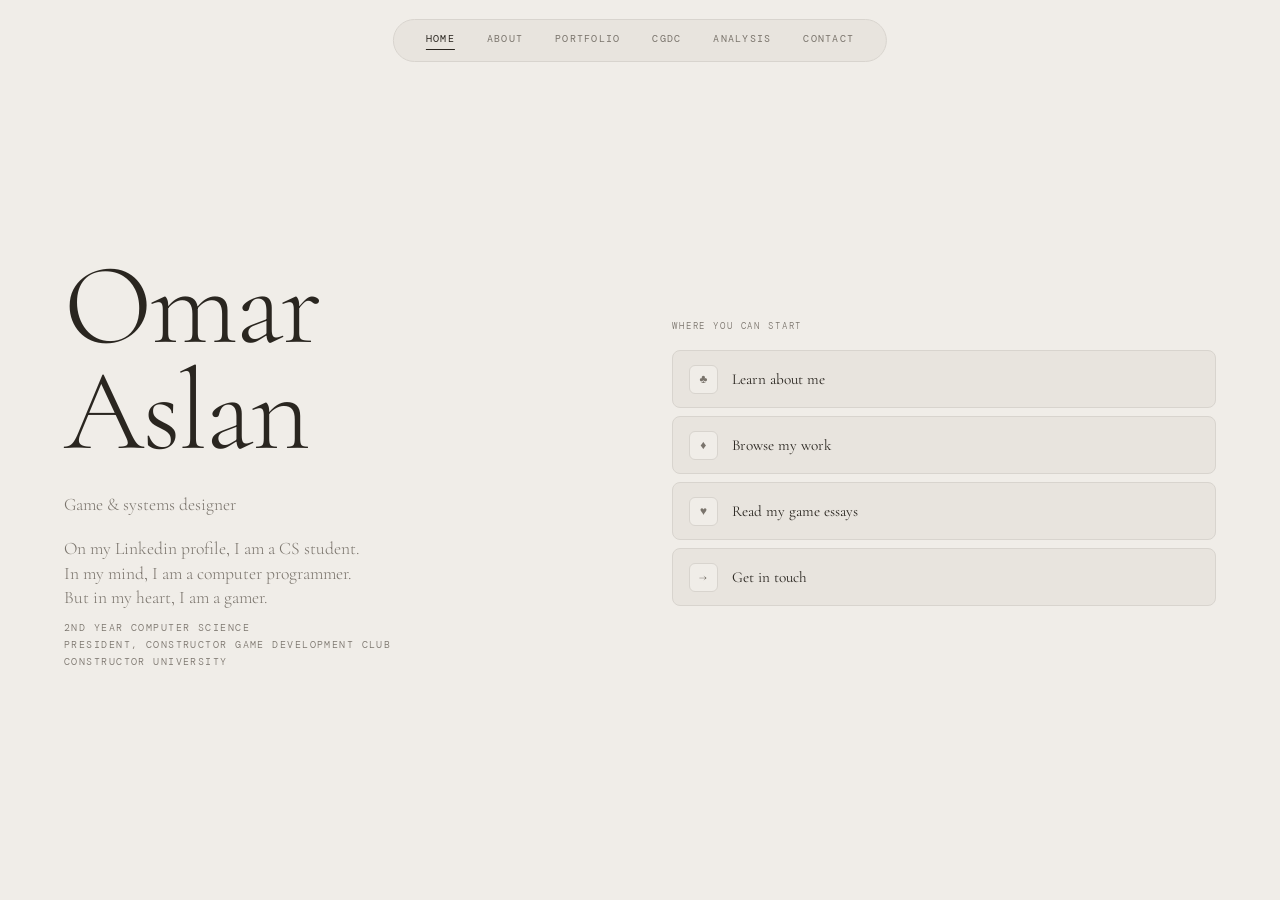
<file: index.html>
<!DOCTYPE html>
<html lang="en">
<head>
  <meta charset="UTF-8" />
  <meta name="viewport" content="width=device-width, initial-scale=1.0" />
  <title>Omar Aslan</title>
  <link rel="preconnect" href="https://fonts.googleapis.com" />
  <link rel="preconnect" href="https://fonts.gstatic.com" crossorigin />
  <link href="https://fonts.googleapis.com/css2?family=Cormorant+Garamond:ital,wght@0,300;0,400;0,600;1,300;1,400&family=DM+Mono:wght@300;400&display=swap" rel="stylesheet" />
  <link rel="stylesheet" href="style.css" />
</head>
<body>
  <nav>
    <a href="index.html" class="active">Home</a>
    <a href="about.html">About</a>
    <a href="portfolio.html">Portfolio</a>
    <a href ="CGDC.html">CGDC</a>
    <a href="analysis.html">Analysis</a>
    <a href="contact.html">Contact</a>
  </nav>

 <section id="hero">
    <div class="hero-left">
      <h1>Omar<br/>Aslan</h1>
      <p class="hero-desc">Game & systems designer</p>
      <p class="hero-desc typewriter">On my Linkedin profile, I am a CS student.</p>
      <p class="hero-desc typewriter">In my mind, I am a computer programmer.</p>
      <p class="hero-desc typewriter"> But in my heart, I am a gamer.</p>
      <p class="hero-role">
        2nd Year Computer Science
        <br/>President, Constructor Game Development Club
        <br/>Constructor University
      </p>
    </div>

    <div class="hero-right">
      <p class="quicklinks-label">Where you can start</p>
      <a href="about.html" class="quicklink">
        <span class="quicklink-icon">♣</span>
        <span class="quicklink-text">Learn about me</span>
      </a>
      <a href="portfolio.html" class="quicklink">
        <span class="quicklink-icon">♦</span>
        <span class="quicklink-text">Browse my work</span>
      </a>
      <a href="analysis.html" class="quicklink">
        <span class="quicklink-icon">♥</span>
        <span class="quicklink-text">Read my game essays</span>
      </a>
      <a href="contact.html" class="quicklink">
        <span class="quicklink-icon">→</span>
        <span class="quicklink-text">Get in touch</span>
      </a>
    </div>
  </section>

</body>
</html>
</file>
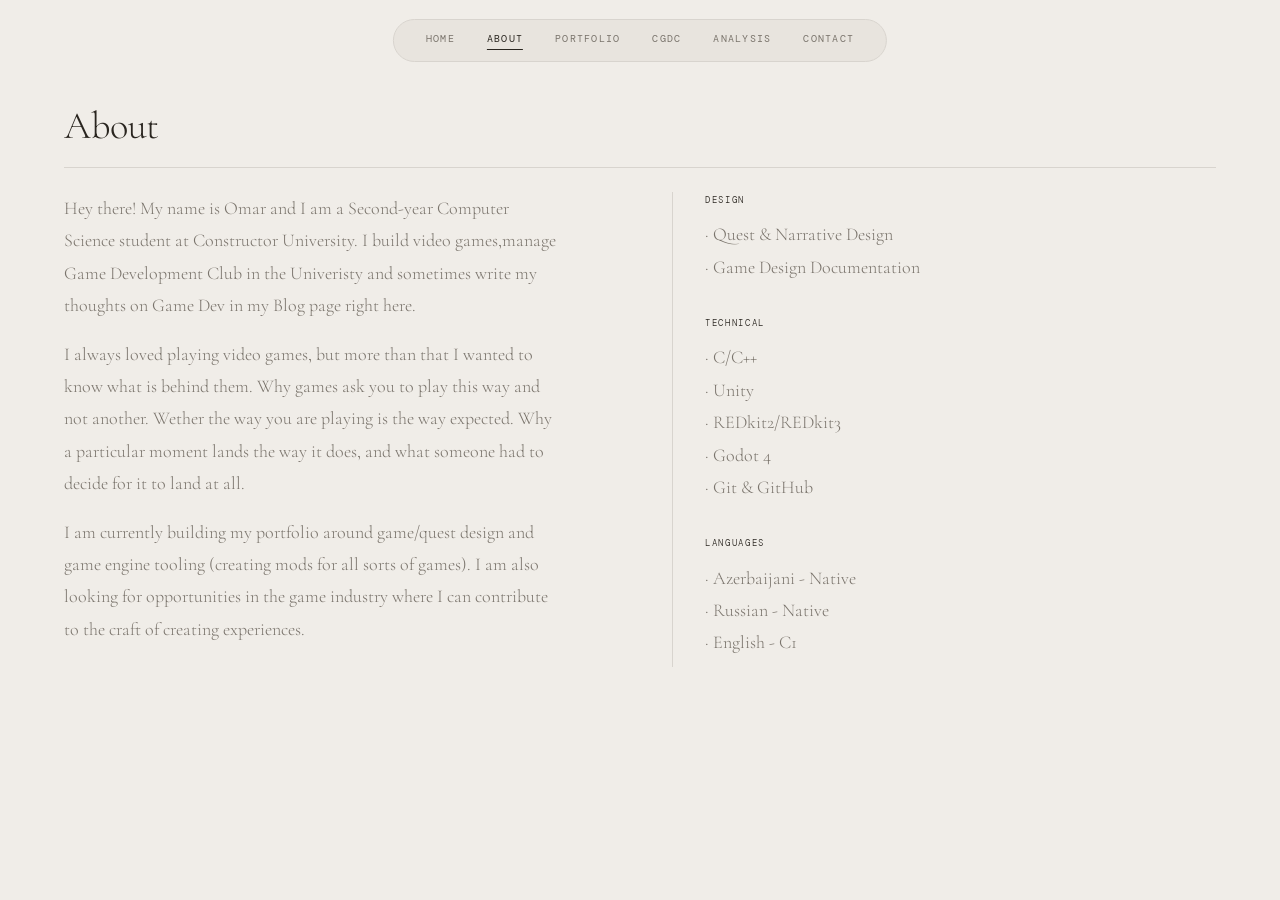
<file: about.html>
<!DOCTYPE html>
<html lang="en">
<head>
  <meta charset="UTF-8" />
  <meta name="viewport" content="width=device-width, initial-scale=1.0" />
  <title>Omar Aslan — About</title>
  <link rel="preconnect" href="https://fonts.googleapis.com" />
  <link rel="preconnect" href="https://fonts.gstatic.com" crossorigin />
  <link href="https://fonts.googleapis.com/css2?family=Cormorant+Garamond:ital,wght@0,300;0,400;0,600;1,300;1,400&family=DM+Mono:wght@300;400&display=swap" rel="stylesheet" />
  <link rel="stylesheet" href="style.css" />
</head>
<body>
  <nav>
    <a href="index.html">Home</a>
    <a href="about.html" class="active">About</a>
    <a href="portfolio.html">Portfolio</a>
    <a href ="CGDC.html">CGDC</a>
    <a href="analysis.html">Analysis</a>
    <a href="contact.html">Contact</a>
  </nav>

  <section id="about">
    <h2>About</h2>
    <div class="about-grid">

      <div class="about-text">
        <p>
          Hey there! My name is Omar and I am a 
          Second-year Computer Science student at Constructor University. 
          I build video games,manage Game Development Club in the Univeristy 
          and sometimes write my thoughts on Game Dev in my Blog page right here.
        </p>
        
        <p>
          I always loved playing video games,
          but more than that I wanted to know what is behind them.
          Why games ask you to play this way and not another. Wether the way
          you are playing is the way expected. Why a particular moment lands
          the way it does, and what someone had to decide for it to land at all.
        </p>

        <p>
          I am currently building my portfolio around game/quest design and game engine tooling (creating mods for all sorts of games). 
          I am also looking for opportunities in the game industry where I can contribute to the craft of creating experiences.
        </p>
      </div>

      <div class="about-skills">
        <div class="skill-group">
          <p class="skill-label">Design</p>
          <p> · Quest & Narrative Design
          <br>· Game Design Documentation
          </p>
        </div>
        <div class="skill-group">
        <p class="skill-label">Technical</p>
          <p> · C/C++
          <br>· Unity
          <br>· REDkit2/REDkit3
          <br>· Godot 4
          <br>· Git & GitHub
        </p>
        </div>
        <div class="skill-group">
        <p class="skill-label">Languages</p>
         <p>· Azerbaijani - Native
         <br>· Russian - Native
         <br>· English - C1
        </p>
        </div>
      </div>

    </div>
  </section>

</body>
</html>
</file>
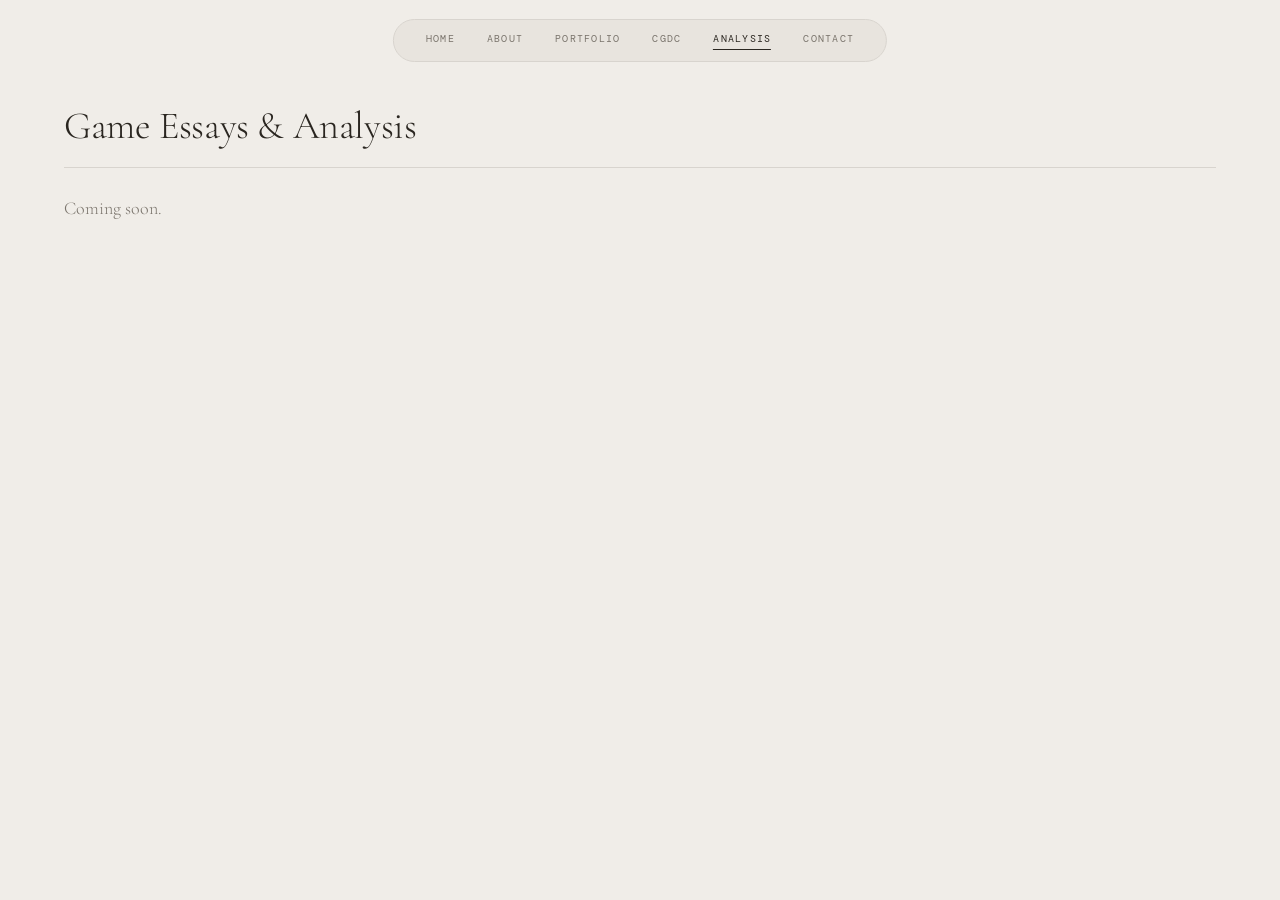
<file: analysis.html>
<!DOCTYPE html>
<html lang="en">
<head>
  <meta charset="UTF-8" />
  <meta name="viewport" content="width=device-width, initial-scale=1.0" />
  <title>Omar Aslan — Analysis</title>
  <link rel="preconnect" href="https://fonts.googleapis.com" />
  <link rel="preconnect" href="https://fonts.gstatic.com" crossorigin />
  <link href="https://fonts.googleapis.com/css2?family=Cormorant+Garamond:ital,wght@0,300;0,400;0,600;1,300;1,400&family=DM+Mono:wght@300;400&display=swap" rel="stylesheet" />
  <link rel="stylesheet" href="style.css" />
</head>
<body>
  <nav>
    <a href="index.html">Home</a>
    <a href="about.html">About</a>
    <a href="portfolio.html">Portfolio</a>
    <a href ="CGDC.html">CGDC</a>
    <a href="analysis.html" class="active">Analysis</a>
    <a href="contact.html">Contact</a>
  </nav>

  <section>
    <h2>Game Essays & Analysis</h2>
    <p>Coming soon.</p>
  </section>
</body>
</html>
</file>
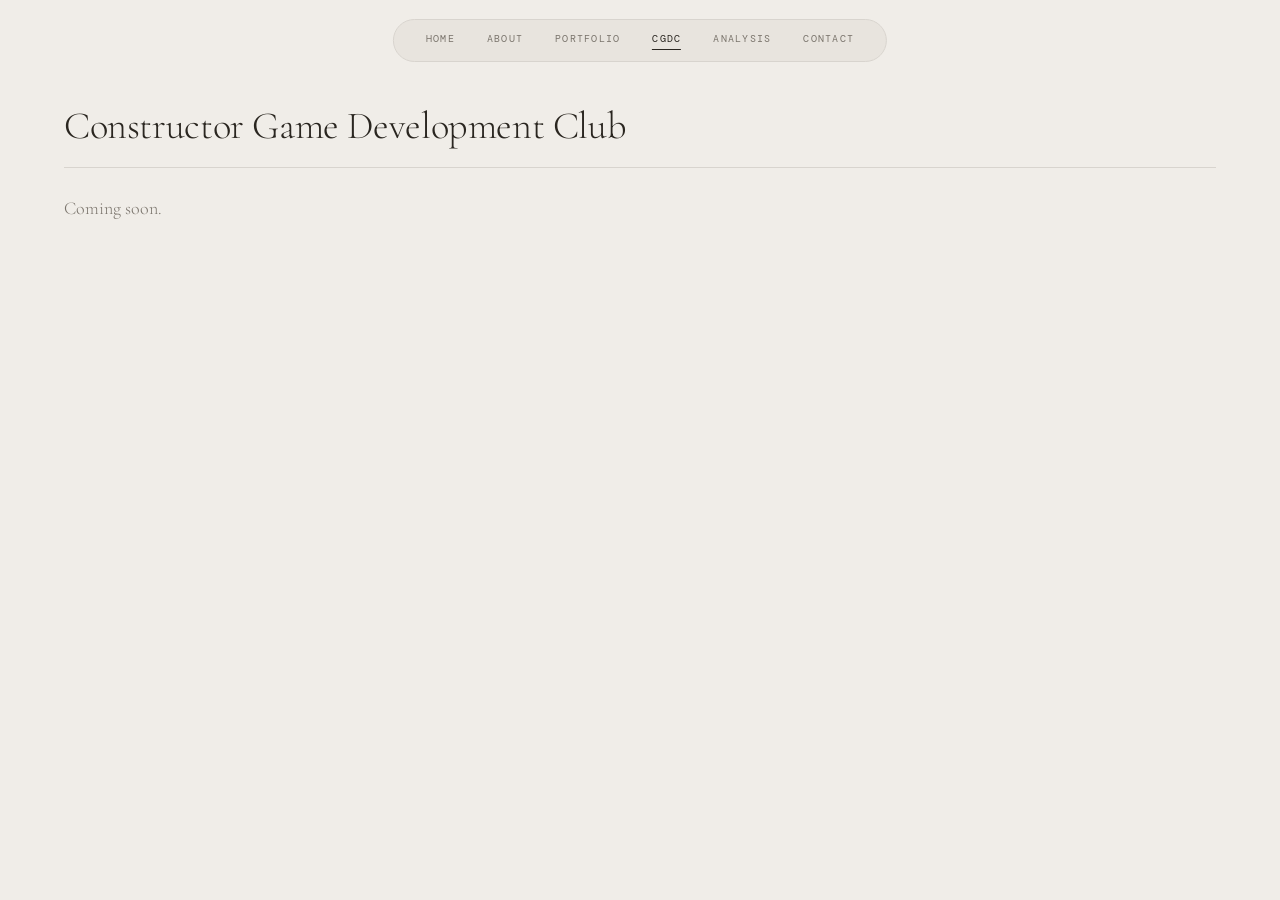
<file: CGDC.html>
<!DOCTYPE html>
<html lang="en">
<head>
  <meta charset="UTF-8" />
  <meta name="viewport" content="width=device-width, initial-scale=1.0" />
  <title>Omar Aslan — CGDC</title>
  <link rel="preconnect" href="https://fonts.googleapis.com" />
  <link rel="preconnect" href="https://fonts.gstatic.com" crossorigin />
  <link href="https://fonts.googleapis.com/css2?family=Cormorant+Garamond:ital,wght@0,300;0,400;0,600;1,300;1,400&family=DM+Mono:wght@300;400&display=swap" rel="stylesheet" />
  <link rel="stylesheet" href="style.css" />
</head>
<body>
  <nav>
    <a href="index.html">Home</a>
    <a href="about.html">About</a>
    <a href="portfolio.html">Portfolio</a>
    <a href ="CGDC.html" class = "active">CGDC</a>
    <a href="analysis.html">Analysis</a>
    <a href="contact.html">Contact</a>
  </nav>

  <section>
    <h2>Constructor Game Development Club</h2>
    <p>Coming soon.</p>
  </section>
</body>
</html>
</file>
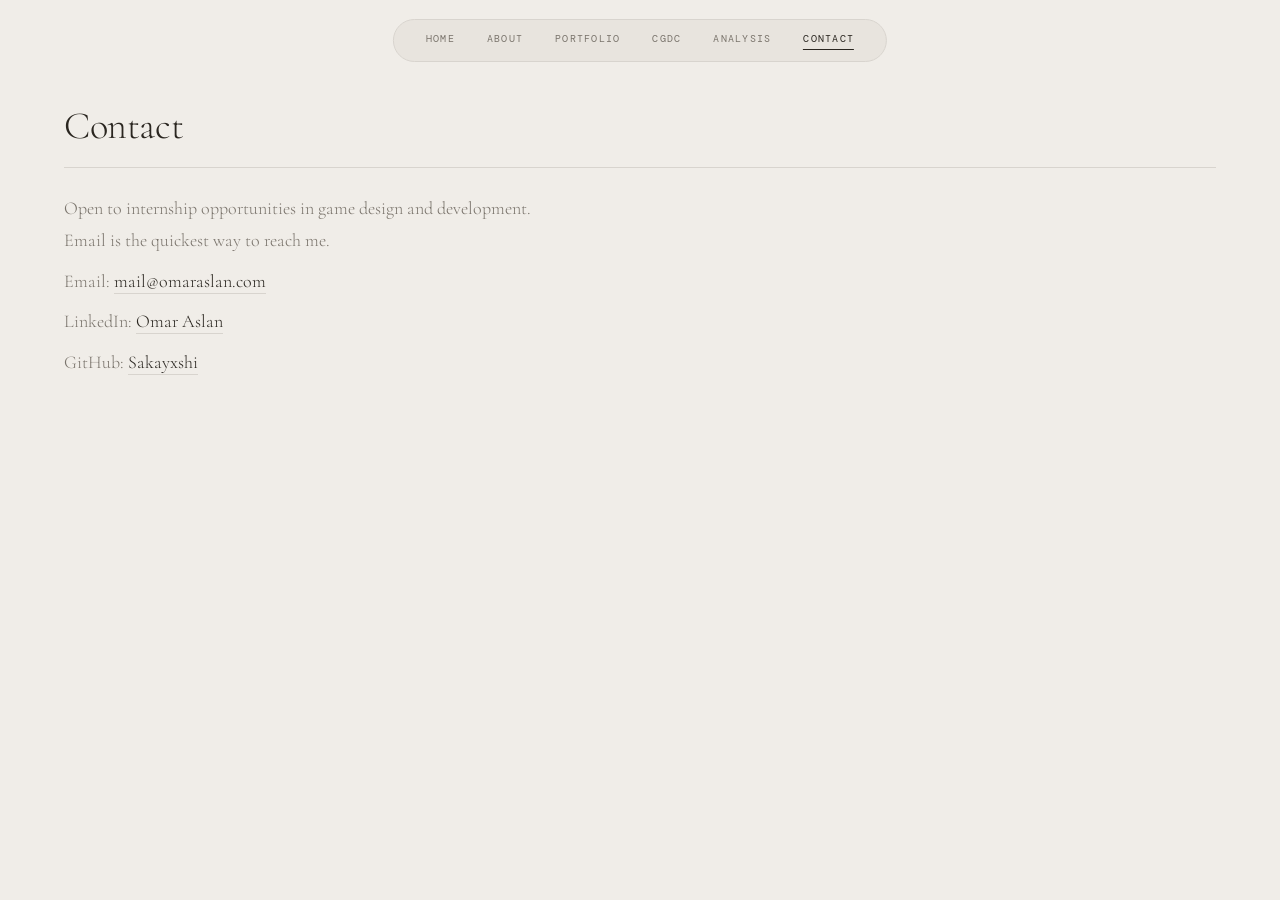
<file: contact.html>
<!DOCTYPE html>
<html lang="en">
<head>
  <meta charset="UTF-8" />
  <meta name="viewport" content="width=device-width, initial-scale=1.0" />
  <title>Omar Aslan — Contact</title>
  <link rel="preconnect" href="https://fonts.googleapis.com" />
  <link rel="preconnect" href="https://fonts.gstatic.com" crossorigin />
  <link href="https://fonts.googleapis.com/css2?family=Cormorant+Garamond:ital,wght@0,300;0,400;0,600;1,300;1,400&family=DM+Mono:wght@300;400&display=swap" rel="stylesheet" />
  <link rel="stylesheet" href="style.css" />
</head>
<body>
  <nav>
    <a href="index.html">Home</a>
    <a href="about.html">About</a>
    <a href="portfolio.html">Portfolio</a>
    <a href ="CGDC.html">CGDC</a>
    <a href="analysis.html">Analysis</a>
    <a href="contact.html" class="active">Contact</a>
  </nav>

  <section id="contact">
  <h2>Contact</h2>
  <p>Open to internship opportunities in game design and development. Email is the quickest way to reach me.</p>
  <p>Email: <a href="mailto:mail@omaraslan.com"> mail@omaraslan.com</a></p>
  <p>LinkedIn: <a target="_blank" href="https://www.linkedin.com/in/omaraslan/"> Omar Aslan</a></p>
  <p>GitHub: <a target="_blank" href="https://github.com/Sakayxshi">Sakayxshi</a></p>
  </section>
</body>
</html>
</file>
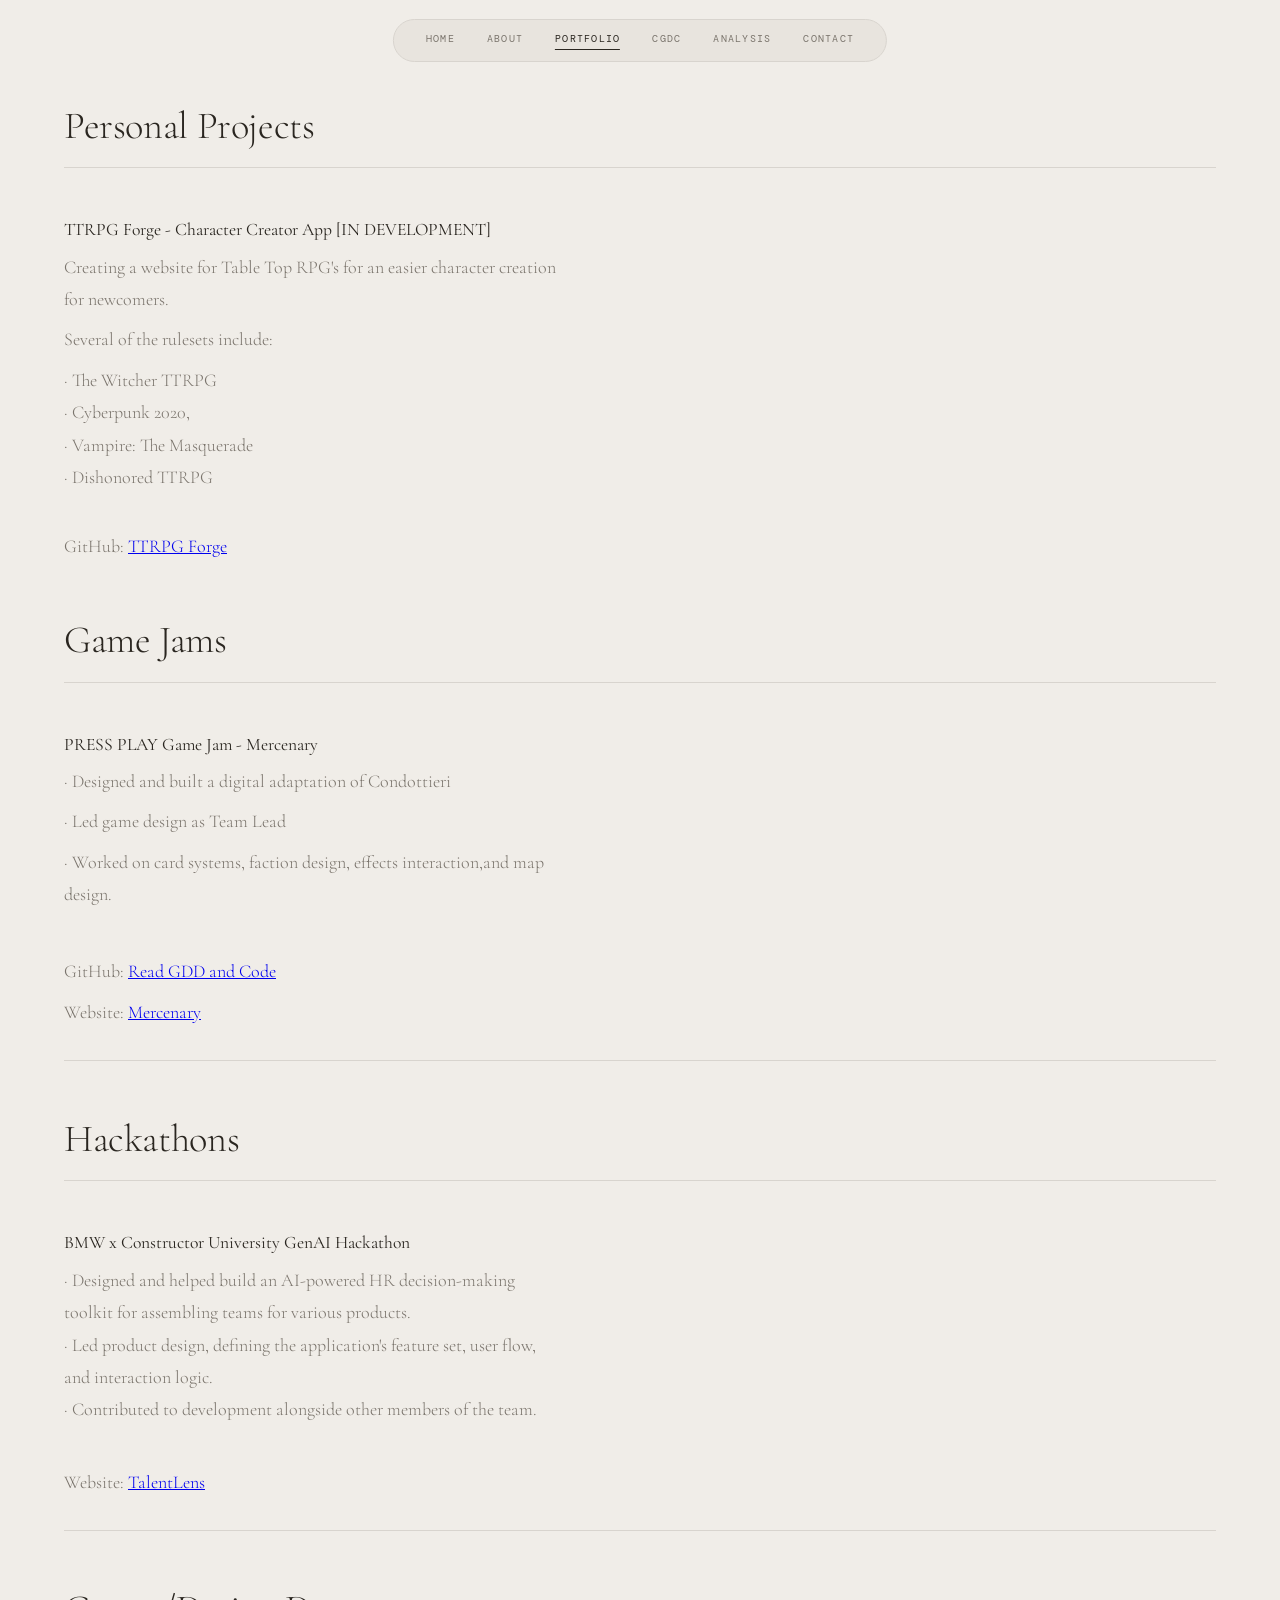
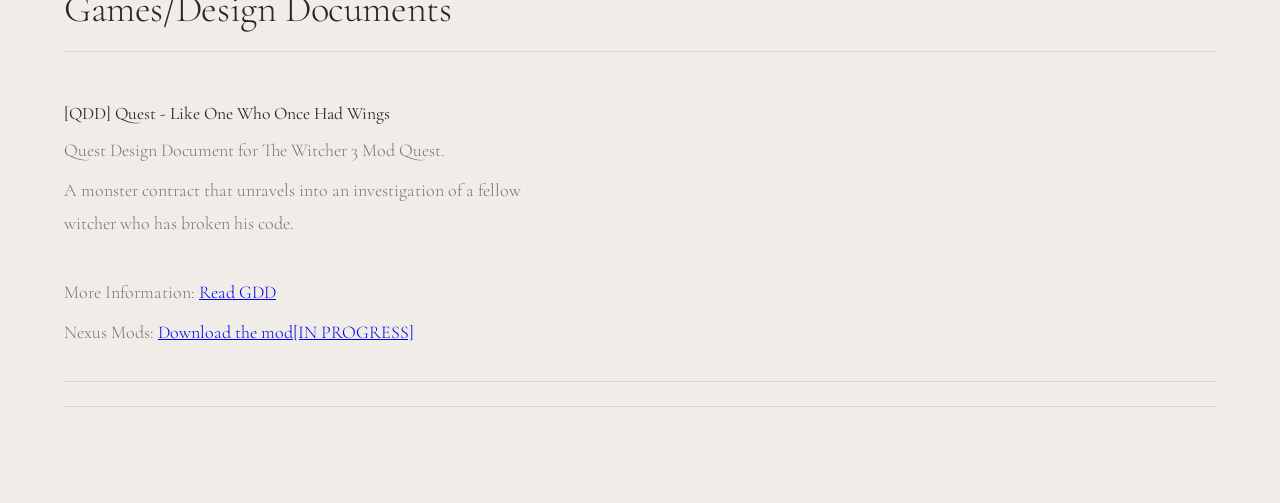
<file: portfolio.html>
<!DOCTYPE html>
<html lang="en">
<head>
  <meta charset="UTF-8" />
  <meta name="viewport" content="width=device-width, initial-scale=1.0" />
  <title>Omar Aslan — Portfolio</title>
  <link rel="preconnect" href="https://fonts.googleapis.com" />
  <link rel="preconnect" href="https://fonts.gstatic.com" crossorigin />
  <link href="https://fonts.googleapis.com/css2?family=Cormorant+Garamond:ital,wght@0,300;0,400;0,600;1,300;1,400&family=DM+Mono:wght@300;400&display=swap" rel="stylesheet" />
  <link rel="stylesheet" href="style.css" />
</head>
<body>
  <nav>
    <a href="index.html">Home</a>
    <a href="about.html">About</a>
    <a href="portfolio.html" class="active">Portfolio</a>
    <a href ="CGDC.html">CGDC</a>
    <a href="analysis.html">Analysis</a>
    <a href="contact.html">Contact</a>
  </nav>

  <section>
     
    <h2>Personal Projects</h2>
    <div class="project">
      <h3>TTRPG Forge - Character Creator App [IN DEVELOPMENT]</h3>
      <p>Creating a website for Table Top RPG's for an easier character creation for newcomers. </p>
        <p> Several of the rulesets include: </p>
      <div class="TTRPG-Rulesets">
        <div class="TTRPG-Rulesets">
          <p> · The Witcher TTRPG
          <br>· Cyberpunk 2020,
          <br>· Vampire: The Masquerade
          <br>· Dishonored TTRPG
          </p>
        </div>
        <br>
      <p>GitHub: <a target ="_blank" href = "[ADD]"> TTRPG Forge </a></p>
    </div>

    <h2>Game Jams</h2>
    <div class="jam">
      <h3>PRESS PLAY Game Jam - Mercenary</h3>
      <p> · Designed and built a digital adaptation of Condottieri</p>

       <p>· Led game design as Team Lead</p>

       <p>· Worked on card systems, faction design, effects interaction,and map design. </p>
      <br>
      </p>
      <p>GitHub: <a target ="_blank" href = "https://github.com/Sakayxshi/Mercenary"> Read GDD and Code </a></p>
      <p>Website: <a target ="_blank" href = "https://sakayxshi.itch.io/mercenary"> Mercenary </a></p>
        
    </div>  
  

    <h2>Hackathons</h2>
    <div class="hackathon">
      <h3>BMW x Constructor University GenAI Hackathon</h3>
      <p>
        · Designed and helped build an AI-powered HR decision-making toolkit for assembling teams for various products.<br>

        · Led product design, defining the application's feature set, user flow, and interaction logic.<br>

        · Contributed to development alongside other members of the team.<br>

       <br>
      <p>Website: <a target ="_blank" href = "https://bmw-stratify.lovable.app"> TalentLens </a></p>
      </p>
    </div>


     <h2>Games/Design Documents</h2>
    <div class="gdd">
      <h3>[QDD] Quest - Like One Who Once Had Wings</h3>
      <p>Quest Design Document for The Witcher 3 Mod Quest.</p>
      <p>A monster contract that unravels into an investigation of a fellow witcher who has broken his code.</p>
      <br>
      <p>More Information: <a target = "_blank" href ="gdd1.pdf"> Read GDD  </a></p>
      <p>Nexus Mods: <a target = "_blank" href = "[ADD]"> Download the mod[IN PROGRESS] </a></p>
    </div>

    
  </section>
</body>
</html>
</file>
<file: style.css>
* { margin: 0; padding: 0; box-sizing: border-box; }

:root {
  --bg:     #f0ede8;
  --surface:#e8e4de;
  --border: #d8d4ce;
  --text:   #2a2620;
  --muted:  #7a746c;
}

body {
  background: var(--bg);
  color: var(--text);
  font-family: 'Cormorant Garamond', Georgia, serif;
  font-size: 18px;
  line-height: 1.6;
}

::selection { background: var(--text); color: var(--bg); }

nav {
  position: fixed;
  top: 1.2rem;
  left: 50%;
  transform: translateX(-50%);
  z-index: 100;
  background: var(--surface);
  border: 1px solid var(--border);
  border-radius: 100px;
  padding: 0.7rem 2rem;
  display: flex;
  gap: 2rem;
  white-space: nowrap;
}

nav a {
  font-family: 'DM Mono', monospace;
  font-size: 0.65rem;
  letter-spacing: 0.12em;
  text-transform: uppercase;
  text-decoration: none;
  color: var(--muted);
  transition: color 0.2s;
}

nav a:hover { color: var(--text); }
nav a.active { color: var(--text); border-bottom: 1px solid var(--text); padding-bottom: 1px; }

section {
  padding: 6rem 4rem;
  min-height: 100vh;
  animation: fadeIn 0.3s ease;
}

#hero {
  display: grid;
  grid-template-columns: 1fr 1fr;
  align-items: center;
  gap: 4rem;
  padding-top: 8rem;
}

h1 {
  font-size: clamp(4rem, 9vw, 9rem);
  font-weight: 300;
  line-height: 0.92;
  letter-spacing: -0.02em;
  margin-bottom: 1.5rem;
}

.hero-desc {
  font-size: 1.1rem;
  font-weight: 300;
  color: var(--muted);
  max-width: 38ch;
  line-height: 1.8;
  margin-bottom: 1rem;
}

.typewriter {
  overflow: hidden;
  white-space: nowrap;
  max-width: 38ch;
  width: 0;
  margin-bottom: 0;
  line-height: 1.4;
}

.typewriter:nth-child(3) {
  animation: typing 2s steps(40) 0s forwards, blink 0.7s step-end 0s 3, removecursor 0s 2s forwards;
}

.typewriter:nth-child(4) {
  animation: typing 2s steps(40) 2.1s forwards, blink 0.7s step-end 2.1s 3, removecursor 0s 4.1s forwards;
}

.typewriter:nth-child(5) {
  animation: typing 2s steps(40) 4.2s forwards, blink 0.7s step-end 4.2s 3, removecursor 0s 6.2s forwards;
}

@keyframes typing {
  from { width: 0; }
  to { width: 100%; }
}

@keyframes blink {
  50% { border-color: transparent; }
}

@keyframes removecursor {
  to { border-right: none; }
}

.hero-role {
  font-family: 'DM Mono', monospace;
  font-size: 0.6rem;
  letter-spacing: 0.15em;
  text-transform: uppercase;
  color: var(--muted);
  line-height: 1.8;
  margin-top: 0.5rem;
}

.hero-right { display: flex; flex-direction: column; }

.quicklinks-label {
  font-family: 'DM Mono', monospace;
  font-size: 0.58rem;
  letter-spacing: 0.2em;
  text-transform: uppercase;
  color: var(--muted);
  margin-bottom: 1rem;
}

.quicklink {
  display: flex;
  align-items: center;
  gap: 0.9rem;
  padding: 0.85rem 1rem;
  border: 1px solid var(--border);
  border-radius: 8px;
  margin-bottom: 0.5rem;
  text-decoration: none;
  color: var(--text);
  background: var(--surface);
  transition: background 0.2s;
}

.quicklink:hover { background: var(--border); }

.quicklink-icon {
  width: 1.8rem;
  height: 1.8rem;
  border: 1px solid var(--border);
  border-radius: 6px;
  display: flex;
  align-items: center;
  justify-content: center;
  font-size: 0.75rem;
  color: var(--muted);
  flex-shrink: 0;
  background: var(--bg);
}

.quicklink-text { font-size: 0.95rem; font-weight: 400; }

h2 {
  font-size: clamp(1.5rem, 3vw, 2.5rem);
  font-weight: 300;
  letter-spacing: -0.01em;
  margin-bottom: 1.5rem;
  margin-top: 3rem;
  padding-bottom: 0.6rem;
  border-bottom: 1px solid var(--border);
}

h2:first-child { margin-top: 0; }
h3 { font-size: 1.1rem; font-weight: 400; margin-bottom: 0.4rem; }
p { color: var(--muted); font-weight: 300; max-width: 55ch; line-height: 1.8; margin-bottom: 0.5rem; }

.gdd, .project, .jam, .hackathon {
  padding: 1.5rem 0;
  border-bottom: 1px solid var(--border);
  transition: padding-left 0.3s;
}

.gdd:hover, .project:hover, .jam:hover, .hackathon:hover { padding-left: 0.6rem; }

#contact a {
  font-family: inherit;
  font-size: inherit;
  letter-spacing: normal;
  text-transform: none;
  color: var(--text);
  text-decoration: none;
  border-bottom: 1px solid var(--border);
  padding-bottom: 1px;
  transition: border-color 0.2s;
}

#contact a:hover {
  border-color: var(--text);
}

/* ABOUT */
.about-grid {
  display: grid;
  grid-template-columns: 1fr 1fr;
  gap: 4rem;
  align-items: start;
}

.about-text p + p { margin-top: 1rem; }

.about-skills {
  display: flex;
  flex-direction: column;
  gap: 1.5rem;
  border-left: 1px solid var(--border);
  padding-left: 2rem;
}

.skill-group { display: flex; flex-direction: column; gap: 0.3rem; }

.skill-label {
  font-family: 'DM Mono', monospace;
  font-size: 0.58rem;
  letter-spacing: 0.18em;
  text-transform: uppercase;
  color: var(--text);
  margin-bottom: 0.3rem;
}

.skill-group p { max-width: none; }

@keyframes fadeIn {
  from { opacity: 0; transform: translateY(8px); }
  to   { opacity: 1; transform: translateY(0); }
}

@media (max-width: 768px) {
  nav { padding: 0.6rem 1.2rem; gap: 1.2rem; }
  section { padding: 5rem 1.5rem; }
  #hero { grid-template-columns: 1fr; }
  .hero-right { display: none; }
  .about-grid { grid-template-columns: 1fr; }
}


section li {
  color: var(--muted);
  font-weight: 300;
  line-height: 1.8;
}

section ul {
  padding-left: 1.1rem;
  max-width: 55ch;
}
</file>
